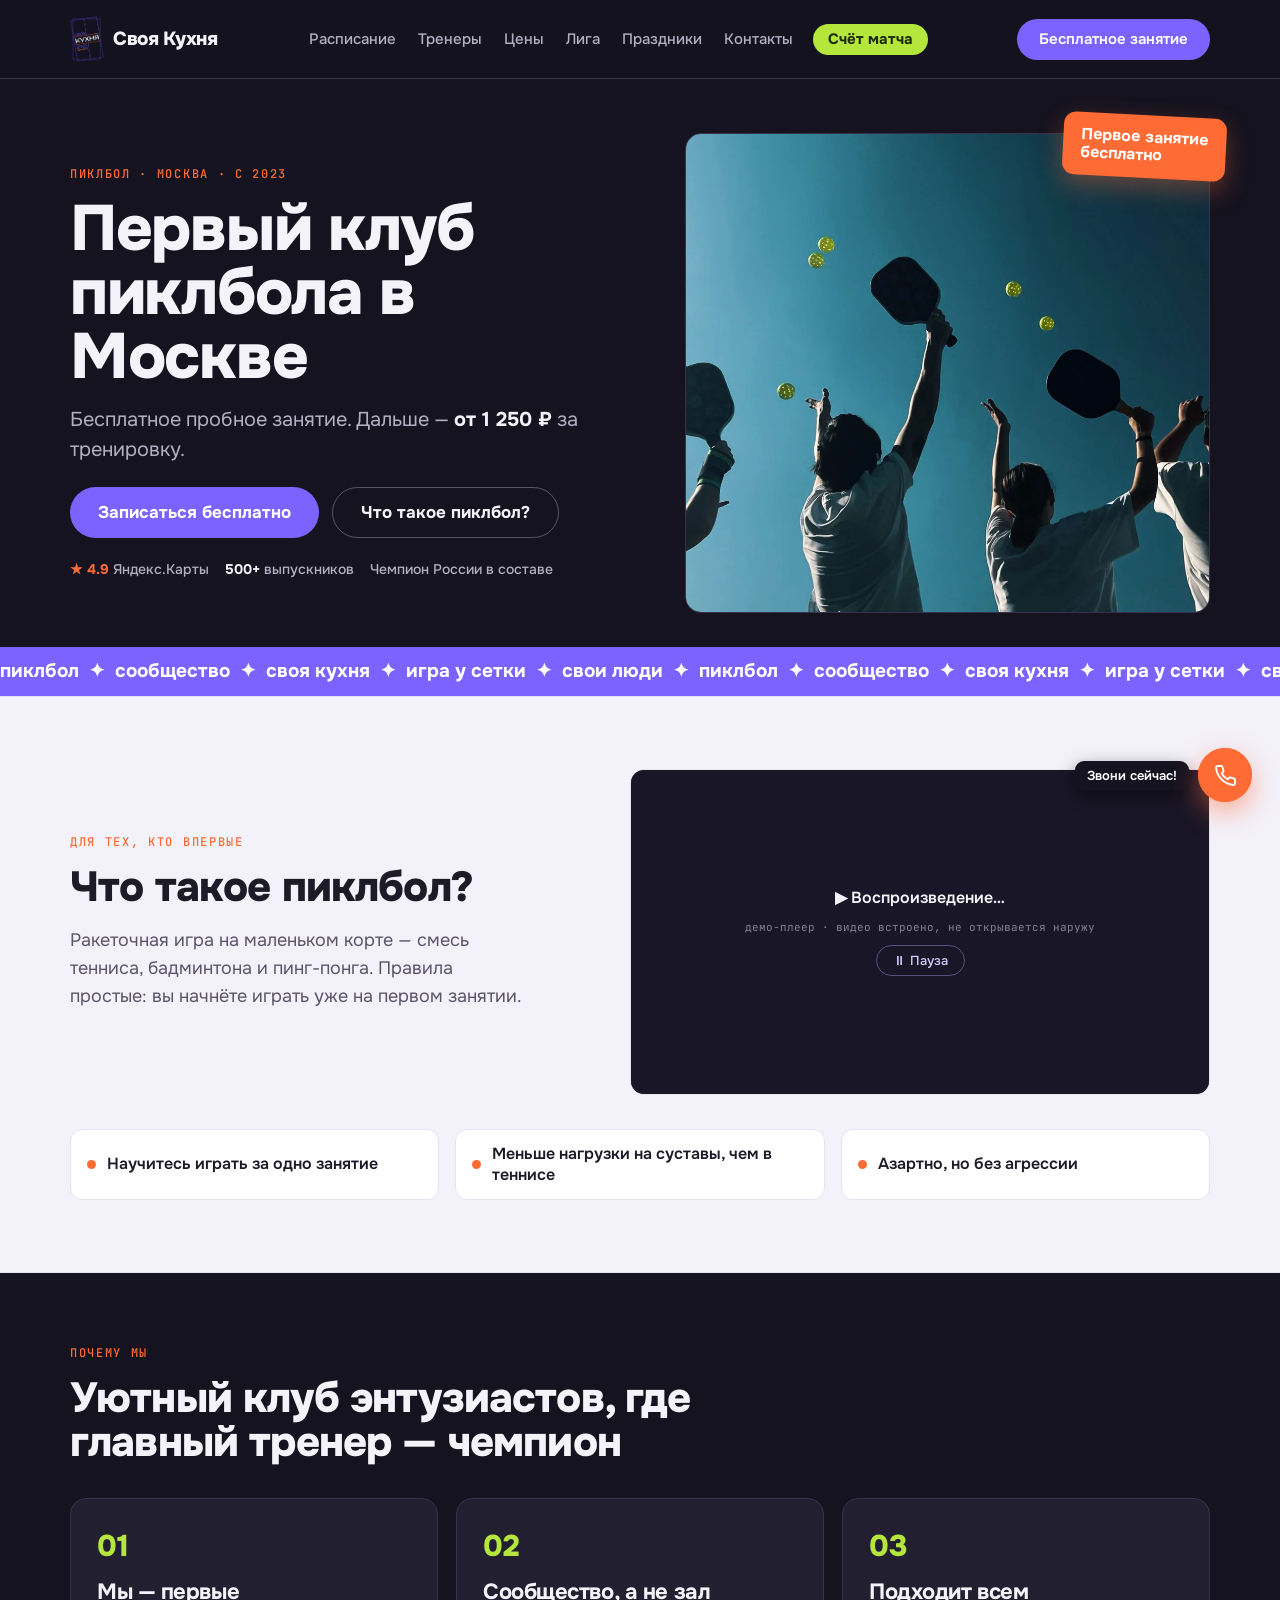
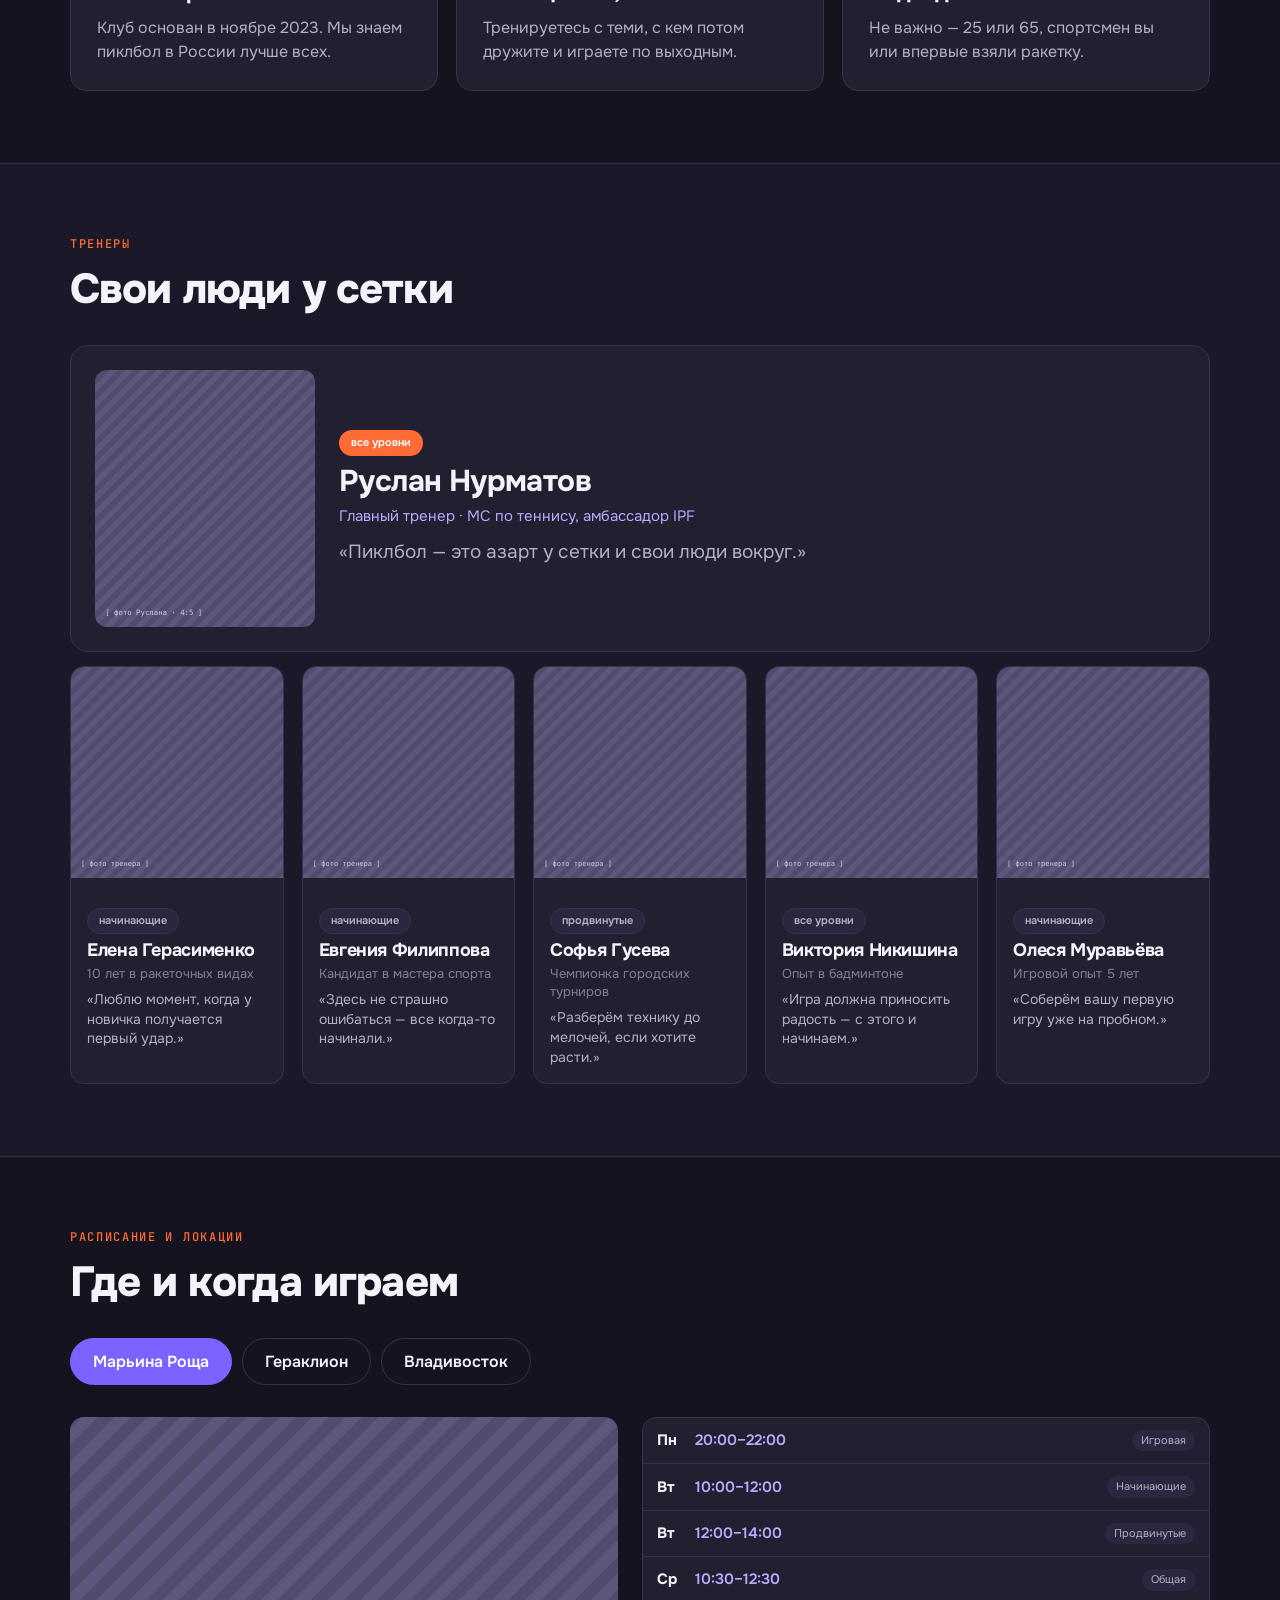
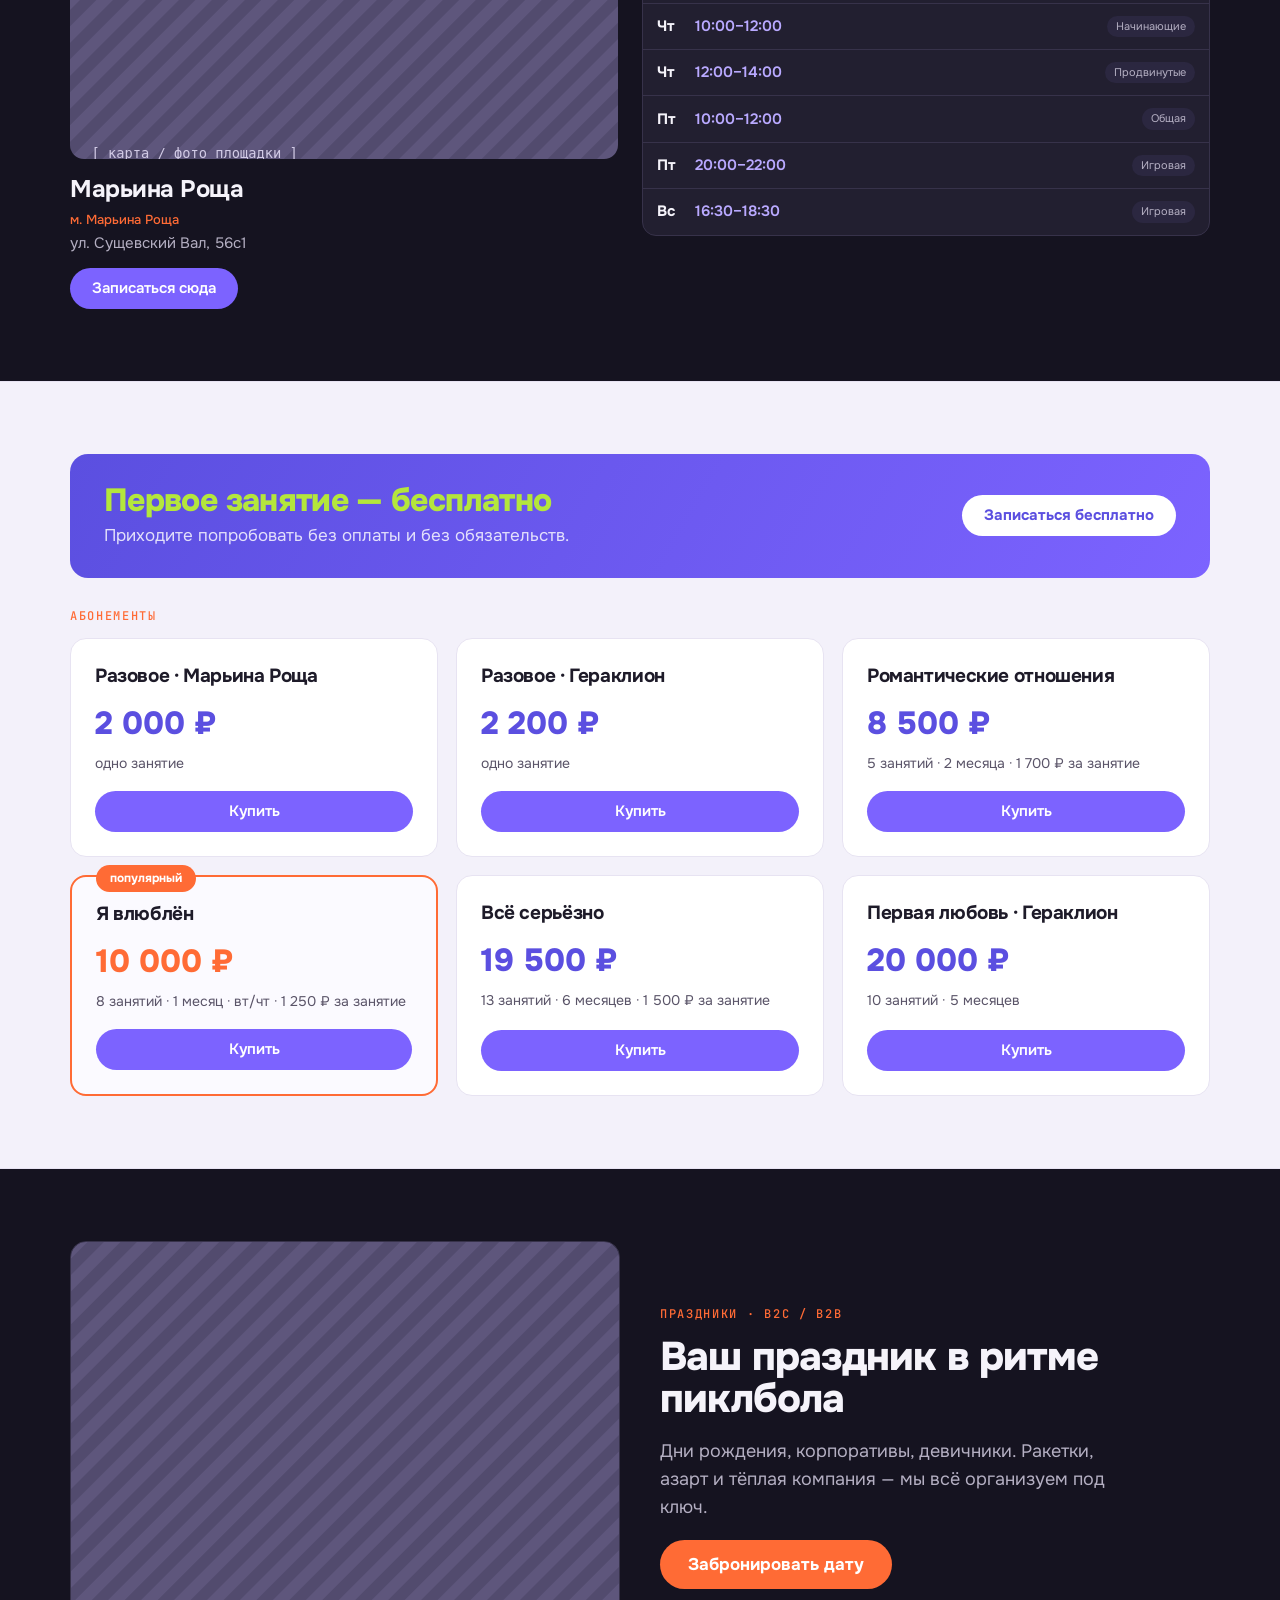
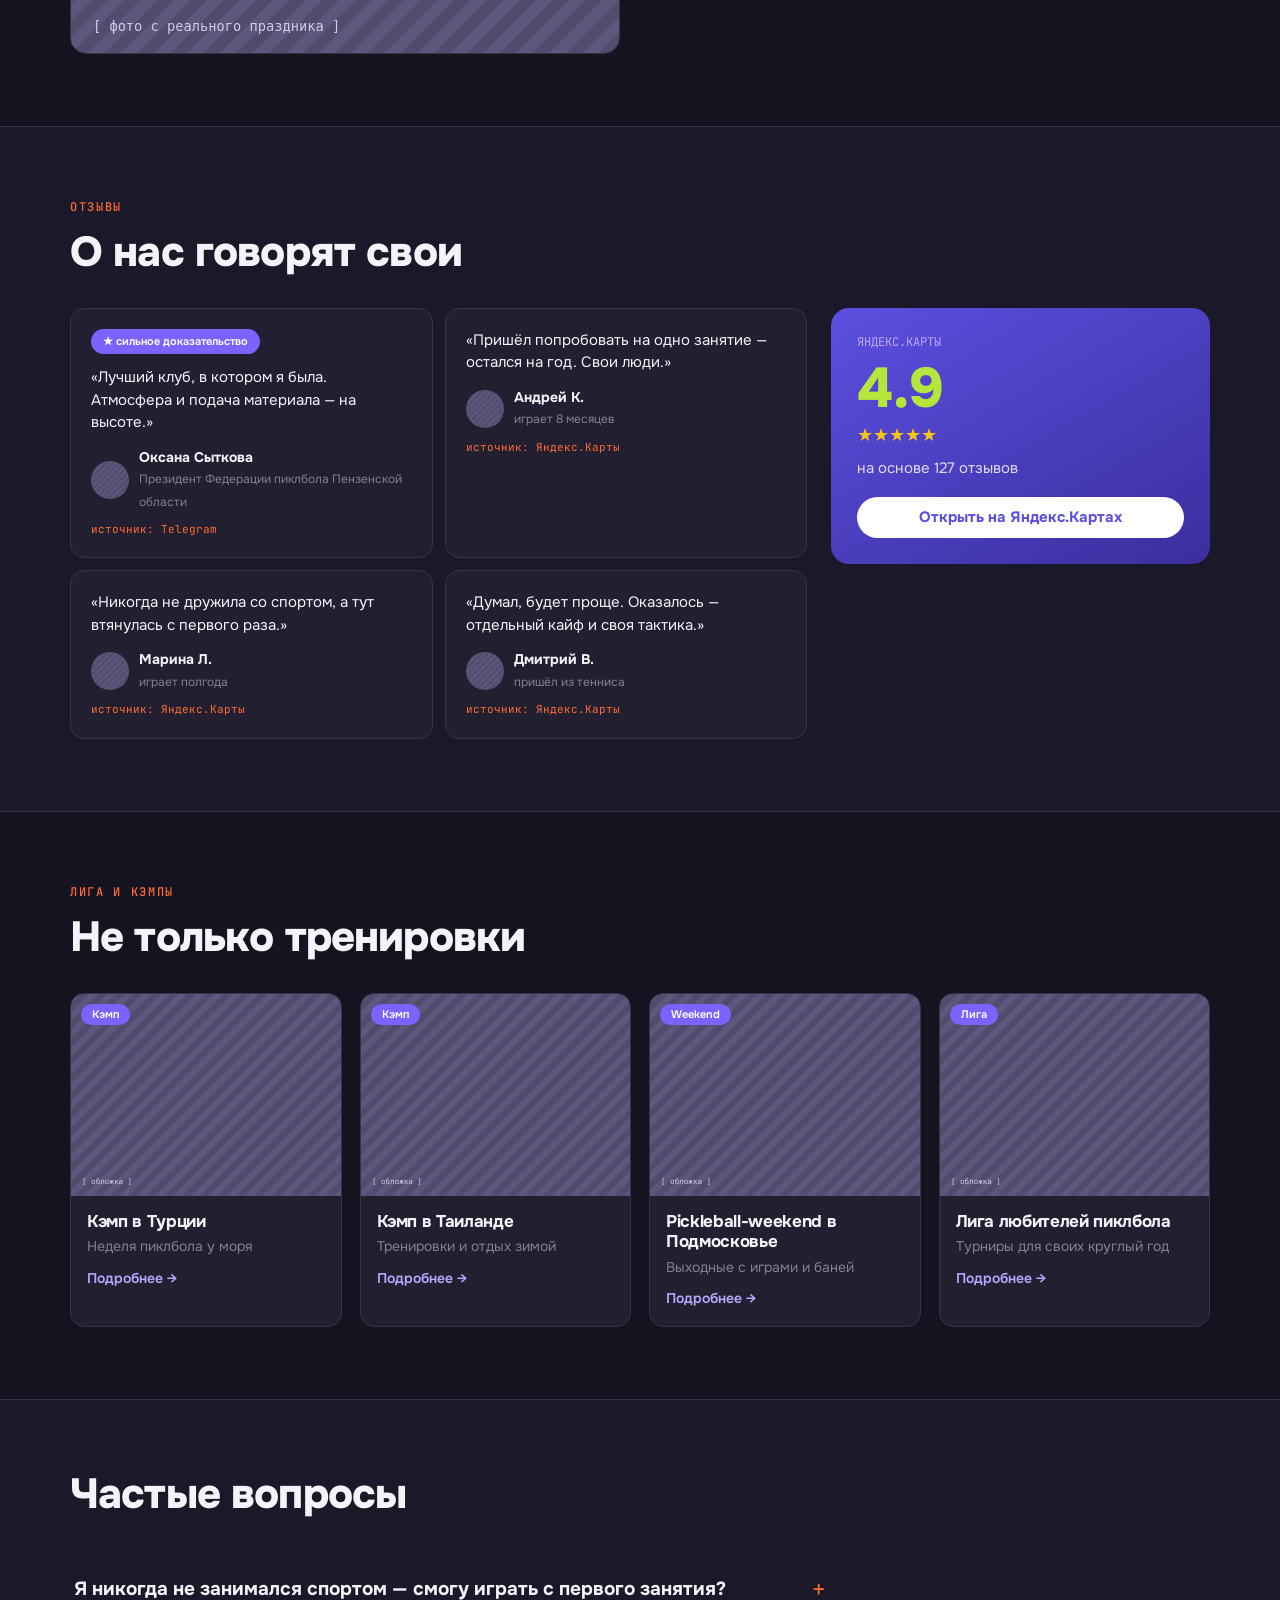
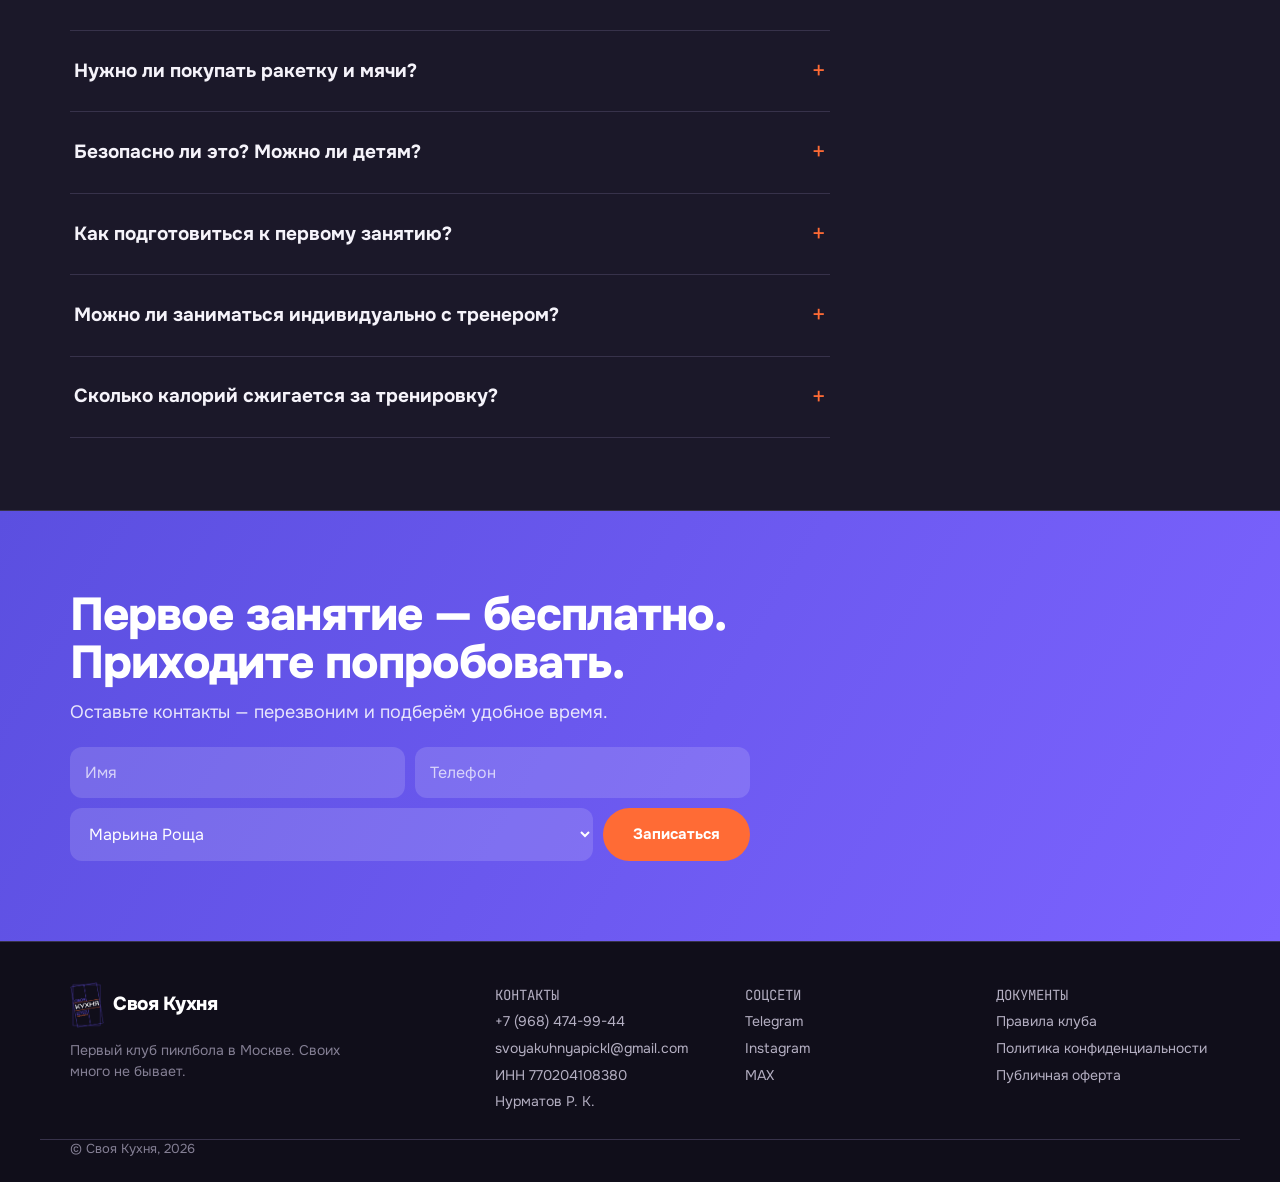
<file: index.html>
<!DOCTYPE html>
<html lang="ru">
<head>
<meta charset="utf-8">
<meta name="viewport" content="width=device-width, initial-scale=1">
<title>Своя Кухня — первый клуб пиклбола в Москве</title>
<meta name="description" content="Первый клуб пиклбола в Москве. Бесплатное пробное занятие, дальше от 1 250 ₽. Две локации в Москве и точка во Владивостоке.">
<link rel="preconnect" href="https://fonts.googleapis.com">
<link rel="preconnect" href="https://fonts.gstatic.com" crossorigin>
<link href="https://fonts.googleapis.com/css2?family=Onest:wght@400;500;600;700;800&family=JetBrains+Mono:wght@400;500&display=swap" rel="stylesheet">
<link rel="stylesheet" href="css/style.css">
</head>
<body>

<!-- ============ HEADER ============ -->
<header class="site-header" id="top">
  <div class="container header-inner">
    <a href="#top" class="logo">
      <img class="logo-img" src="assets/images/logo.png" alt="Своя Кухня — московский клуб пиклбола">
      <span class="logo-text">Своя&nbsp;Кухня</span>
    </a>
    <nav class="main-nav" id="mainNav">
      <a href="#schedule">Расписание</a>
      <a href="#trainers">Тренеры</a>
      <a href="#prices">Цены</a>
      <a href="#blog">Лига</a>
      <a href="#party">Праздники</a>
      <a href="#footer">Контакты</a>
      <a class="nav-score" href="https://my-landing2.pages.dev/score/" target="_blank" rel="noopener">Счёт матча</a>
    </nav>
    <a class="header-phone" href="tel:+79684749944">+7 (968) 474-99-44</a>
    <button class="btn btn-primary header-cta" data-book="Бесплатное пробное занятие">Бесплатное занятие</button>
    <a class="phone-icon" href="tel:+79684749944" aria-label="Позвонить">
      <svg viewBox="0 0 24 24" width="20" height="20" fill="none" stroke="currentColor" stroke-width="2" stroke-linecap="round" stroke-linejoin="round"><path d="M22 16.92v3a2 2 0 0 1-2.18 2 19.79 19.79 0 0 1-8.63-3.07 19.5 19.5 0 0 1-6-6 19.79 19.79 0 0 1-3.07-8.67A2 2 0 0 1 4.11 2h3a2 2 0 0 1 2 1.72c.13.96.36 1.9.7 2.81a2 2 0 0 1-.45 2.11L8.09 9.91a16 16 0 0 0 6 6l1.27-1.27a2 2 0 0 1 2.11-.45c.91.34 1.85.57 2.81.7A2 2 0 0 1 22 16.92z"/></svg>
    </a>
    <button class="hamburger" id="hamburger" aria-label="Меню" aria-expanded="false">
      <span></span><span></span><span></span>
    </button>
  </div>
  <nav class="mobile-nav" id="mobileNav">
    <a href="#schedule">Расписание</a>
    <a href="#trainers">Тренеры</a>
    <a href="#prices">Цены</a>
    <a href="#blog">Лига</a>
    <a href="#party">Праздники</a>
    <a href="#footer">Контакты</a>
    <a class="nav-score" href="https://my-landing2.pages.dev/score/" target="_blank" rel="noopener">🎾 Счёт матча</a>
  </nav>
</header>

<main>

  <!-- ============ HERO ============ -->
  <section class="hero">
    <div class="container hero-inner">
      <div class="hero-copy">
        <p class="eyebrow">ПИКЛБОЛ · МОСКВА · С 2023</p>
        <h1>Первый клуб пиклбола в Москве</h1>
        <p class="hero-sub">Бесплатное пробное занятие. Дальше — <b>от 1 250 ₽</b> за тренировку.</p>
        <div class="hero-actions">
          <button class="btn btn-primary btn-lg" data-book="Бесплатное пробное занятие">Записаться бесплатно</button>
          <a class="btn btn-outline btn-lg" href="#whatis">Что такое пиклбол?</a>
        </div>
        <ul class="social-proof">
          <li><span class="star">★ 4.9</span> Яндекс.Карты</li>
          <li><b>500+</b> выпускников</li>
          <li>Чемпион России в составе</li>
        </ul>
      </div>
      <div class="hero-media">
        <img src="assets/images/hero.png" alt="Тренировка по пиклболу у сетки">
        <div class="hero-badge">Первое занятие<br>бесплатно</div>
      </div>
    </div>
  </section>

  <!-- ============ MARQUEE ============ -->
  <div class="marquee">
    <div class="marquee-track">
      <span>пиклбол&nbsp;&nbsp;✦&nbsp;&nbsp;сообщество&nbsp;&nbsp;✦&nbsp;&nbsp;своя кухня&nbsp;&nbsp;✦&nbsp;&nbsp;игра у сетки&nbsp;&nbsp;✦&nbsp;&nbsp;свои люди&nbsp;&nbsp;✦&nbsp;&nbsp;пиклбол&nbsp;&nbsp;✦&nbsp;&nbsp;сообщество&nbsp;&nbsp;✦&nbsp;&nbsp;своя кухня&nbsp;&nbsp;✦&nbsp;&nbsp;игра у сетки&nbsp;&nbsp;✦&nbsp;&nbsp;свои люди&nbsp;&nbsp;✦&nbsp;&nbsp;</span>
      <span>пиклбол&nbsp;&nbsp;✦&nbsp;&nbsp;сообщество&nbsp;&nbsp;✦&nbsp;&nbsp;своя кухня&nbsp;&nbsp;✦&nbsp;&nbsp;игра у сетки&nbsp;&nbsp;✦&nbsp;&nbsp;свои люди&nbsp;&nbsp;✦&nbsp;&nbsp;пиклбол&nbsp;&nbsp;✦&nbsp;&nbsp;сообщество&nbsp;&nbsp;✦&nbsp;&nbsp;своя кухня&nbsp;&nbsp;✦&nbsp;&nbsp;игра у сетки&nbsp;&nbsp;✦&nbsp;&nbsp;свои люди&nbsp;&nbsp;✦&nbsp;&nbsp;</span>
    </div>
  </div>

  <!-- ============ WHAT IS ============ -->
  <section class="section section-light" id="whatis">
    <div class="container">
      <div class="whatis-grid">
        <div>
          <p class="eyebrow">ДЛЯ ТЕХ, КТО ВПЕРВЫЕ</p>
          <h2>Что такое пиклбол?</h2>
          <p class="lead">Ракеточная игра на маленьком корте — смесь тенниса, бадминтона и пинг-понга. Правила простые: вы начнёте играть уже на первом занятии.</p>
        </div>
        <div class="video" id="video">
          <img src="assets/images/video-poster.svg" alt="Видео: что такое пиклбол" class="video-poster">
          <button class="video-play" id="videoPlay" aria-label="Смотреть видео">▶</button>
          <span class="video-note">[ встроенное видео · 1 мин ]</span>
          <div class="video-playing" id="videoPlaying" hidden>
            <p>▶ Воспроизведение…</p>
            <small>демо-плеер · видео встроено, не открывается наружу</small>
            <button class="btn btn-ghost-light" id="videoPause">⏸ Пауза</button>
          </div>
        </div>
      </div>
      <div class="feature-row">
        <div class="feature"><span class="dot"></span>Научитесь играть за одно занятие</div>
        <div class="feature"><span class="dot"></span>Меньше нагрузки на суставы, чем в теннисе</div>
        <div class="feature"><span class="dot"></span>Азартно, но без агрессии</div>
      </div>
    </div>
  </section>

  <!-- ============ WHY US ============ -->
  <section class="section" id="whyus">
    <div class="container">
      <p class="eyebrow">ПОЧЕМУ МЫ</p>
      <h2 class="section-title">Уютный клуб энтузиастов, где главный тренер — чемпион</h2>
      <div class="cards-3">
        <article class="why-card"><span class="why-num">01</span><h3>Мы — первые</h3><p>Клуб основан в ноябре 2023. Мы знаем пиклбол в России лучше всех.</p></article>
        <article class="why-card"><span class="why-num">02</span><h3>Сообщество, а не зал</h3><p>Тренируетесь с теми, с кем потом дружите и играете по выходным.</p></article>
        <article class="why-card"><span class="why-num">03</span><h3>Подходит всем</h3><p>Не важно — 25 или 65, спортсмен вы или впервые взяли ракетку.</p></article>
      </div>
    </div>
  </section>

  <!-- ============ TRAINERS ============ -->
  <section class="section section-alt" id="trainers">
    <div class="container">
      <p class="eyebrow">ТРЕНЕРЫ</p>
      <h2 class="section-title">Свои люди у сетки</h2>
      <article class="lead-coach">
        <div class="lead-coach-photo"><img src="assets/images/coach-lead.svg" alt="Руслан Нурматов"></div>
        <div class="lead-coach-body">
          <span class="tag tag-accent">все уровни</span>
          <h3>Руслан Нурматов</h3>
          <p class="role">Главный тренер · МС по теннису, амбассадор IPF</p>
          <p class="quote">«Пиклбол — это азарт у сетки и свои люди вокруг.»</p>
        </div>
      </article>
      <div class="coach-grid">
        <article class="coach-card"><div class="coach-photo"><img src="assets/images/coach.svg" alt="Елена Герасименко"></div><div class="coach-body"><span class="tag">начинающие</span><h4>Елена Герасименко</h4><p class="role">10 лет в ракеточных видах</p><p class="quote">«Люблю момент, когда у новичка получается первый удар.»</p></div></article>
        <article class="coach-card"><div class="coach-photo"><img src="assets/images/coach.svg" alt="Евгения Филиппова"></div><div class="coach-body"><span class="tag">начинающие</span><h4>Евгения Филиппова</h4><p class="role">Кандидат в мастера спорта</p><p class="quote">«Здесь не страшно ошибаться — все когда-то начинали.»</p></div></article>
        <article class="coach-card"><div class="coach-photo"><img src="assets/images/coach.svg" alt="Софья Гусева"></div><div class="coach-body"><span class="tag">продвинутые</span><h4>Софья Гусева</h4><p class="role">Чемпионка городских турниров</p><p class="quote">«Разберём технику до мелочей, если хотите расти.»</p></div></article>
        <article class="coach-card"><div class="coach-photo"><img src="assets/images/coach.svg" alt="Виктория Никишина"></div><div class="coach-body"><span class="tag">все уровни</span><h4>Виктория Никишина</h4><p class="role">Опыт в бадминтоне</p><p class="quote">«Игра должна приносить радость — с этого и начинаем.»</p></div></article>
        <article class="coach-card"><div class="coach-photo"><img src="assets/images/coach.svg" alt="Олеся Муравьёва"></div><div class="coach-body"><span class="tag">начинающие</span><h4>Олеся Муравьёва</h4><p class="role">Игровой опыт 5 лет</p><p class="quote">«Соберём вашу первую игру уже на пробном.»</p></div></article>
      </div>
    </div>
  </section>

  <!-- ============ SCHEDULE ============ -->
  <section class="section" id="schedule">
    <div class="container">
      <p class="eyebrow">РАСПИСАНИЕ И ЛОКАЦИИ</p>
      <h2 class="section-title">Где и когда играем</h2>
      <div class="tabs" role="tablist">
        <button class="tab is-active" data-tab="maryina" role="tab">Марьина Роща</button>
        <button class="tab" data-tab="geraklion" role="tab">Гераклион</button>
        <button class="tab" data-tab="vlad" role="tab">Владивосток</button>
      </div>

      <div class="tab-panel is-active" data-panel="maryina">
        <div class="schedule-grid">
          <div class="schedule-info">
            <div class="court-photo"><img src="assets/images/court.svg" alt="Площадка Марьина Роща"></div>
            <h3>Марьина Роща</h3>
            <p class="metro">м. Марьина Роща</p>
            <p class="address">ул. Сущевский Вал, 56с1</p>
            <button class="btn btn-primary" data-book="Запись · Марьина Роща">Записаться сюда</button>
          </div>
          <div class="schedule-table">
            <div class="sched-row"><span class="day">Пн</span><span class="time">20:00–22:00</span><span class="grp">Игровая</span></div>
            <div class="sched-row"><span class="day">Вт</span><span class="time">10:00–12:00</span><span class="grp">Начинающие</span></div>
            <div class="sched-row"><span class="day">Вт</span><span class="time">12:00–14:00</span><span class="grp">Продвинутые</span></div>
            <div class="sched-row"><span class="day">Ср</span><span class="time">10:30–12:30</span><span class="grp">Общая</span></div>
            <div class="sched-row"><span class="day">Чт</span><span class="time">10:00–12:00</span><span class="grp">Начинающие</span></div>
            <div class="sched-row"><span class="day">Чт</span><span class="time">12:00–14:00</span><span class="grp">Продвинутые</span></div>
            <div class="sched-row"><span class="day">Пт</span><span class="time">10:00–12:00</span><span class="grp">Общая</span></div>
            <div class="sched-row"><span class="day">Пт</span><span class="time">20:00–22:00</span><span class="grp">Игровая</span></div>
            <div class="sched-row"><span class="day">Вс</span><span class="time">16:30–18:30</span><span class="grp">Игровая</span></div>
          </div>
        </div>
      </div>

      <div class="tab-panel" data-panel="geraklion" hidden>
        <div class="schedule-grid">
          <div class="schedule-info">
            <div class="court-photo"><img src="assets/images/court.svg" alt="Площадка Гераклион"></div>
            <h3>Гераклион</h3>
            <p class="metro">м. Тушинская</p>
            <p class="address">ул. Лодочная, 15с1А</p>
            <button class="btn btn-primary" data-book="Запись · Гераклион">Записаться сюда</button>
          </div>
          <div class="schedule-table">
            <div class="sched-row"><span class="day">Ср</span><span class="time">20:00–22:00</span><span class="grp">Общая</span></div>
            <div class="sched-row"><span class="day">Сб</span><span class="time">11:00–13:00</span><span class="grp">Начинающие</span></div>
            <div class="sched-row"><span class="day">Сб</span><span class="time">13:00–15:00</span><span class="grp">Продвинутые</span></div>
          </div>
        </div>
      </div>

      <div class="tab-panel" data-panel="vlad" hidden>
        <div class="schedule-grid">
          <div class="schedule-info">
            <div class="court-photo"><img src="assets/images/court.svg" alt="Площадка Владивосток"></div>
            <h3>Владивосток</h3>
            <p class="address">Океанский проспект, 133</p>
            <button class="btn btn-primary" data-book="Запись · Владивосток">Записаться сюда</button>
          </div>
          <div class="schedule-note">
            Расписание формируем по запросу — оставьте заявку, и мы подберём удобное время.
          </div>
        </div>
      </div>
    </div>
  </section>

  <!-- ============ PRICES ============ -->
  <section class="section section-light" id="prices">
    <div class="container">
      <div class="free-banner">
        <div>
          <h2>Первое занятие — бесплатно</h2>
          <p>Приходите попробовать без оплаты и без обязательств.</p>
        </div>
        <button class="btn btn-cream" data-book="Бесплатное пробное занятие">Записаться бесплатно</button>
      </div>
      <p class="eyebrow">АБОНЕМЕНТЫ</p>
      <div class="price-grid">
        <article class="price-card"><h3>Разовое · Марьина Роща</h3><p class="price">2 000 ₽</p><p class="price-sub">одно занятие</p><button class="btn btn-primary" data-book="Разовое · Марьина Роща" data-price="2 000 ₽">Купить</button></article>
        <article class="price-card"><h3>Разовое · Гераклион</h3><p class="price">2 200 ₽</p><p class="price-sub">одно занятие</p><button class="btn btn-primary" data-book="Разовое · Гераклион" data-price="2 200 ₽">Купить</button></article>
        <article class="price-card"><h3>Романтические отношения</h3><p class="price">8 500 ₽</p><p class="price-sub">5 занятий · 2 месяца · 1 700 ₽ за занятие</p><button class="btn btn-primary" data-book="Романтические отношения" data-price="8 500 ₽">Купить</button></article>
        <article class="price-card is-popular"><span class="popular-badge">популярный</span><h3>Я влюблён</h3><p class="price">10 000 ₽</p><p class="price-sub">8 занятий · 1 месяц · вт/чт · 1 250 ₽ за занятие</p><button class="btn btn-primary" data-book="Я влюблён" data-price="10 000 ₽">Купить</button></article>
        <article class="price-card"><h3>Всё серьёзно</h3><p class="price">19 500 ₽</p><p class="price-sub">13 занятий · 6 месяцев · 1 500 ₽ за занятие</p><button class="btn btn-primary" data-book="Всё серьёзно" data-price="19 500 ₽">Купить</button></article>
        <article class="price-card"><h3>Первая любовь · Гераклион</h3><p class="price">20 000 ₽</p><p class="price-sub">10 занятий · 5 месяцев</p><button class="btn btn-primary" data-book="Первая любовь · Гераклион" data-price="20 000 ₽">Купить</button></article>
      </div>
    </div>
  </section>

  <!-- ============ PARTY ============ -->
  <section class="section" id="party">
    <div class="container party-grid">
      <div class="party-photo"><img src="assets/images/party.svg" alt="Праздник в клубе"></div>
      <div>
        <p class="eyebrow">ПРАЗДНИКИ · B2C / B2B</p>
        <h2>Ваш праздник в&nbsp;ритме пиклбола</h2>
        <p class="lead">Дни рождения, корпоративы, девичники. Ракетки, азарт и тёплая компания — мы всё организуем под ключ.</p>
        <button class="btn btn-accent btn-lg" data-party="1">Забронировать дату</button>
      </div>
    </div>
  </section>

  <!-- ============ REVIEWS ============ -->
  <section class="section section-alt" id="reviews">
    <div class="container">
      <p class="eyebrow">ОТЗЫВЫ</p>
      <h2 class="section-title">О нас говорят свои</h2>
      <div class="reviews-grid">
        <div class="reviews-list">
          <article class="review-card">
            <span class="tag tag-dark">★ сильное доказательство</span>
            <p class="review-text">«Лучший клуб, в котором я была. Атмосфера и подача материала — на высоте.»</p>
            <div class="review-author"><img src="assets/images/avatar.svg" alt=""><div><b>Оксана Сыткова</b><span>Президент Федерации пиклбола Пензенской области</span></div></div>
            <p class="review-src">источник: Telegram</p>
          </article>
          <article class="review-card">
            <p class="review-text">«Пришёл попробовать на одно занятие — остался на год. Свои люди.»</p>
            <div class="review-author"><img src="assets/images/avatar.svg" alt=""><div><b>Андрей К.</b><span>играет 8 месяцев</span></div></div>
            <p class="review-src">источник: Яндекс.Карты</p>
          </article>
          <article class="review-card">
            <p class="review-text">«Никогда не дружила со спортом, а тут втянулась с первого раза.»</p>
            <div class="review-author"><img src="assets/images/avatar.svg" alt=""><div><b>Марина Л.</b><span>играет полгода</span></div></div>
            <p class="review-src">источник: Яндекс.Карты</p>
          </article>
          <article class="review-card">
            <p class="review-text">«Думал, будет проще. Оказалось — отдельный кайф и своя тактика.»</p>
            <div class="review-author"><img src="assets/images/avatar.svg" alt=""><div><b>Дмитрий В.</b><span>пришёл из тенниса</span></div></div>
            <p class="review-src">источник: Яндекс.Карты</p>
          </article>
        </div>
        <aside class="yandex-widget">
          <p class="widget-label">ЯНДЕКС.КАРТЫ</p>
          <div class="widget-rating">4.9</div>
          <div class="widget-stars">★★★★★</div>
          <p class="widget-count">на основе 127 отзывов</p>
          <a class="btn btn-cream" href="https://yandex.ru/maps" target="_blank" rel="noopener">Открыть на Яндекс.Картах</a>
        </aside>
      </div>
    </div>
  </section>

  <!-- ============ BLOG / CAMPS ============ -->
  <section class="section" id="blog">
    <div class="container">
      <p class="eyebrow">ЛИГА И КЭМПЫ</p>
      <h2 class="section-title">Не только тренировки</h2>
      <div class="blog-grid">
        <article class="blog-card"><div class="blog-cover"><img src="assets/images/blog.svg" alt="Кэмп в Турции"><span class="blog-tag">Кэмп</span></div><div class="blog-body"><h3>Кэмп в Турции</h3><p>Неделя пиклбола у моря</p><a href="#">Подробнее →</a></div></article>
        <article class="blog-card"><div class="blog-cover"><img src="assets/images/blog.svg" alt="Кэмп в Таиланде"><span class="blog-tag">Кэмп</span></div><div class="blog-body"><h3>Кэмп в Таиланде</h3><p>Тренировки и отдых зимой</p><a href="#">Подробнее →</a></div></article>
        <article class="blog-card"><div class="blog-cover"><img src="assets/images/blog.svg" alt="Pickleball-weekend"><span class="blog-tag">Weekend</span></div><div class="blog-body"><h3>Pickleball-weekend в Подмосковье</h3><p>Выходные с играми и баней</p><a href="#">Подробнее →</a></div></article>
        <article class="blog-card"><div class="blog-cover"><img src="assets/images/blog.svg" alt="Лига любителей"><span class="blog-tag">Лига</span></div><div class="blog-body"><h3>Лига любителей пиклбола</h3><p>Турниры для своих круглый год</p><a href="#">Подробнее →</a></div></article>
      </div>
    </div>
  </section>

  <!-- ============ FAQ ============ -->
  <section class="section section-alt" id="faq">
    <div class="container">
      <h2 class="section-title">Частые вопросы</h2>
      <div class="faq">
        <div class="faq-item"><button class="faq-q">Я никогда не занимался спортом — смогу играть с первого занятия?<span class="faq-icon">+</span></button><div class="faq-a"><p>Да. Пиклбол — самый простой ракеточный спорт для старта. На пробном вы уже сыграете розыгрыш.</p></div></div>
        <div class="faq-item"><button class="faq-q">Нужно ли покупать ракетку и мячи?<span class="faq-icon">+</span></button><div class="faq-a"><p>Нет. На первое занятие всё выдаём бесплатно. Своё посоветуем купить позже, без спешки.</p></div></div>
        <div class="faq-item"><button class="faq-q">Безопасно ли это? Можно ли детям?<span class="faq-icon">+</span></button><div class="faq-a"><p>Нагрузка на суставы ниже, чем в теннисе. Детям — да, по согласованию с тренером.</p></div></div>
        <div class="faq-item"><button class="faq-q">Как подготовиться к первому занятию?<span class="faq-icon">+</span></button><div class="faq-a"><p>Спортивная обувь с нескользящей подошвой и удобная одежда. Остальное — наша забота.</p></div></div>
        <div class="faq-item"><button class="faq-q">Можно ли заниматься индивидуально с тренером?<span class="faq-icon">+</span></button><div class="faq-a"><p>Да, есть персональные тренировки. Стоимость уточним при записи.</p></div></div>
        <div class="faq-item"><button class="faq-q">Сколько калорий сжигается за тренировку?<span class="faq-icon">+</span></button><div class="faq-a"><p>В среднем 400–700 ккал за два часа игры — и почти незаметно, потому что весело.</p></div></div>
      </div>
    </div>
  </section>

  <!-- ============ FINAL CTA ============ -->
  <section class="final-cta" id="cta">
    <div class="container">
      <h2>Первое занятие — бесплатно. Приходите попробовать.</h2>
      <p>Оставьте контакты — перезвоним и подберём удобное время.</p>
      <form class="cta-form" id="ctaForm">
        <input type="text" name="name" placeholder="Имя" required>
        <input type="tel" name="phone" placeholder="Телефон" required>
        <select name="branch">
          <option>Марьина Роща</option>
          <option>Гераклион</option>
          <option>Владивосток</option>
        </select>
        <button type="submit" class="btn btn-accent">Записаться</button>
      </form>
      <div class="cta-success" id="ctaSuccess" hidden>✓ Спасибо! Мы перезвоним в течение дня.</div>
    </div>
  </section>

</main>

<!-- ============ FOOTER ============ -->
<footer class="site-footer" id="footer">
  <div class="container footer-grid">
    <div class="footer-brand">
      <div class="logo"><img class="logo-img logo-img-lg" src="assets/images/logo.png" alt="Своя Кухня"><span class="logo-text">Своя Кухня</span></div>
      <p>Первый клуб пиклбола в Москве. Своих много не бывает.</p>
    </div>
    <div class="footer-col">
      <p class="footer-head">КОНТАКТЫ</p>
      <p>+7 (968) 474-99-44</p>
      <p>svoyakuhnyapickl@gmail.com</p>
      <p>ИНН 770204108380</p>
      <p>Нурматов Р. К.</p>
    </div>
    <div class="footer-col">
      <p class="footer-head">СОЦСЕТИ</p>
      <p><a href="#">Telegram</a></p>
      <p><a href="#">Instagram</a></p>
      <p><a href="#">MAX</a></p>
    </div>
    <div class="footer-col">
      <p class="footer-head">ДОКУМЕНТЫ</p>
      <p><a href="#">Правила клуба</a></p>
      <p><a href="#">Политика конфиденциальности</a></p>
      <p><a href="#">Публичная оферта</a></p>
    </div>
  </div>
  <div class="container footer-bottom">© Своя Кухня, 2026</div>
</footer>

<!-- ============ STICKY MOBILE CTA ============ -->
<div class="sticky-cta">
  <button class="btn btn-primary" data-book="Бесплатное пробное занятие">Записаться на бесплатное занятие</button>
</div>

<!-- ============ ПЛАВАЮЩАЯ КНОПКА ЗВОНКА ============ -->
<a class="call-fab" href="tel:+79684749944" aria-label="Позвонить">
  <span class="call-fab-label">Звони сейчас!</span>
  <span class="call-fab-btn">
    <svg viewBox="0 0 24 24" width="23" height="23" fill="none" stroke="currentColor" stroke-width="2" stroke-linecap="round" stroke-linejoin="round"><path d="M22 16.92v3a2 2 0 0 1-2.18 2 19.79 19.79 0 0 1-8.63-3.07 19.5 19.5 0 0 1-6-6 19.79 19.79 0 0 1-3.07-8.67A2 2 0 0 1 4.11 2h3a2 2 0 0 1 2 1.72c.13.96.36 1.9.7 2.81a2 2 0 0 1-.45 2.11L8.09 9.91a16 16 0 0 0 6 6l1.27-1.27a2 2 0 0 1 2.11-.45c.91.34 1.85.57 2.81.7A2 2 0 0 1 22 16.92z"/></svg>
  </span>
</a>

<!-- ============ КНОПКА «НАВЕРХ» ============ -->
<button class="to-top" id="toTop" aria-label="Наверх">
  <svg viewBox="0 0 24 24" width="22" height="22" fill="none" stroke="currentColor" stroke-width="2.4" stroke-linecap="round" stroke-linejoin="round"><path d="M12 19V5M5 12l7-7 7 7"/></svg>
</button>

<!-- ============ MODAL ============ -->
<div class="modal-overlay" id="modal" hidden>
  <div class="modal" role="dialog" aria-modal="true">
    <button class="modal-close" id="modalClose" aria-label="Закрыть">×</button>
    <div class="modal-form-wrap" id="modalFormWrap">
      <p class="eyebrow" id="modalKicker">ЗАПИСЬ</p>
      <h3 id="modalTitle">Бесплатное пробное занятие</h3>
      <span class="modal-price" id="modalPrice" hidden></span>
      <form id="bookForm" class="modal-form">
        <div data-fields="book">
          <input type="text" name="name" placeholder="Ваше имя" required>
          <input type="tel" name="phone" placeholder="Телефон" required>
          <select name="branch">
            <option>Филиал: Марьина Роща</option>
            <option>Филиал: Гераклион</option>
            <option>Филиал: Владивосток</option>
          </select>
        </div>
        <div data-fields="party" hidden>
          <select name="format">
            <option>Формат: день рождения</option>
            <option>Формат: корпоратив</option>
            <option>Формат: девичник</option>
            <option>Формат: другое</option>
          </select>
          <input type="date" name="date">
          <input type="number" name="guests" placeholder="Количество гостей">
          <input type="text" name="contact" placeholder="Имя и телефон для связи">
        </div>
        <button type="submit" class="btn btn-primary btn-block">Отправить заявку</button>
      </form>
      <p class="modal-tg">или напишите нам в <a href="#">Telegram</a></p>
    </div>
    <div class="modal-success" id="modalSuccess" hidden>
      <div class="success-check">✓</div>
      <h3>Спасибо!</h3>
      <p>Мы перезвоним в течение дня и подтвердим запись.</p>
      <button class="btn btn-primary" id="successClose">Закрыть</button>
    </div>
  </div>
</div>

<script src="js/script.js"></script>
</body>
</html>
</file>
<file: css/style.css>
/* ============================================================
   Своя Кухня — пиклбол-клуб · style.css
   Палитра: тёмно-графитовый фон + фиолетовый (основной) + оранжевый/жёлтый
   Шрифты: Onest (заголовки/текст), JetBrains Mono (метки)
   Mobile-first: базовые стили — мобильные, @media — десктоп
   ============================================================ */

:root{
  /* корпоративная тёмная палитра */
  --bg:#151320;
  --surface:#221F30;
  --surface-2:#2B2740;
  --panel:#1C1930;
  --violet:#7C63FF;
  --violet-hover:#6B50F5;
  --violet-soft:#B9A9FF;
  --violet-deep:#5B4FE0;
  --orange:#FF6B35;
  --orange-hover:#EC5C28;
  --yellow:#F5C518;
  --lime:#B4E63C;
  --ink:#F5F3FA;
  --muted:#B4AFC2;
  --muted-2:#847F94;
  --line:#37324A;
  --line-2:#2C2840;
  /* совместимость со старыми именами */
  --cream:var(--bg);
  --cream-2:var(--surface);
  --paper:var(--surface);
  --green:var(--violet);
  --green-dark:var(--violet-hover);
  --terra:var(--orange);
  --terra-dark:var(--orange-hover);
  --sans:'Onest',-apple-system,BlinkMacSystemFont,'Segoe UI',sans-serif;
  --mono:'JetBrains Mono',ui-monospace,monospace;
  --maxw:1200px;
}

*{box-sizing:border-box;}
html{scroll-behavior:smooth;}
body{
  margin:0;
  font-family:var(--sans);
  color:var(--ink);
  background:var(--cream);
  -webkit-font-smoothing:antialiased;
  line-height:1.4;
}
img{display:block;max-width:100%;}
a{color:inherit;}
h1,h2,h3,h4{margin:0;letter-spacing:-.02em;}

.container{max-width:var(--maxw);margin:0 auto;padding:0 20px;width:100%;}

/* ---------- Buttons ---------- */
.btn{
  display:inline-flex;align-items:center;justify-content:center;
  border:none;border-radius:999px;cursor:pointer;
  font-family:var(--sans);font-weight:600;font-size:15px;
  padding:13px 22px;text-decoration:none;line-height:1;
  transition:background .2s ease,color .2s ease,border-color .2s ease;
}
.btn-lg{padding:16px 28px;font-size:17px;font-weight:700;}
.btn-block,.btn-block.btn{width:100%;}
.btn-primary{background:var(--violet);color:#fff;}
.btn-primary:hover{background:var(--green-dark);}
.btn-accent{background:var(--orange);color:#fff;font-weight:700;}
.btn-accent:hover{background:var(--terra-dark);}
.btn-cream{background:#fff;color:var(--violet-deep);font-weight:700;}
.btn-cream:hover{background:#F1EEFF;}
.btn-outline{background:transparent;color:var(--ink);border:1.5px solid rgba(255,255,255,.28);}
.btn-outline:hover{background:#fff;color:var(--bg);border-color:#fff;}
.btn-ghost-light{background:transparent;color:#D7CEFF;border:1px solid rgba(185,169,255,.4);font-weight:500;font-size:13px;padding:8px 16px;}

/* ---------- Eyebrow / titles ---------- */
.eyebrow{font-family:var(--mono);font-size:12px;letter-spacing:.14em;color:var(--terra);margin:0 0 14px;font-weight:500;}
.section-title{font-size:30px;line-height:1.05;margin:0 0 24px;max-width:640px;text-wrap:balance;}
h1{font-size:40px;line-height:1.0;font-weight:800;}
h2{font-size:30px;line-height:1.05;font-weight:800;}
.lead{font-size:17px;line-height:1.55;color:var(--muted);max-width:460px;}

.section{padding:48px 0;}
.section-alt{background:#1B1829;border-top:1px solid var(--line);border-bottom:1px solid var(--line);}

/* ---------- Header ---------- */
.site-header{position:sticky;top:0;z-index:40;background:rgba(21,19,32,.86);backdrop-filter:blur(12px);border-bottom:1px solid var(--line);}
.site-header .header-inner{display:flex;align-items:center;gap:12px;padding-top:16px;padding-bottom:16px;}
.logo{display:flex;align-items:center;gap:9px;text-decoration:none;flex:1;}
.logo-mark{width:32px;height:32px;border-radius:50%;background:var(--violet);color:#fff;display:flex;align-items:center;justify-content:center;font-weight:800;font-size:15px;flex-shrink:0;}
.logo-mark-accent{background:var(--terra);}
.logo-text{font-weight:800;font-size:18px;letter-spacing:-.02em;}
.main-nav{display:none;}
.header-phone{display:none;}
.header-cta{display:none;}
.phone-icon{width:38px;height:38px;border:1px solid var(--line);border-radius:50%;display:flex;align-items:center;justify-content:center;color:var(--ink);text-decoration:none;flex-shrink:0;}
.hamburger{width:38px;height:38px;border:1px solid var(--line);border-radius:10px;background:var(--cream-2);display:flex;flex-direction:column;align-items:center;justify-content:center;gap:4px;cursor:pointer;flex-shrink:0;}
.hamburger span{width:16px;height:2px;background:var(--ink);display:block;transition:transform .25s,opacity .2s;}
.hamburger.is-open span:nth-child(1){transform:translateY(6px) rotate(45deg);}
.hamburger.is-open span:nth-child(2){opacity:0;}
.hamburger.is-open span:nth-child(3){transform:translateY(-6px) rotate(-45deg);}
.mobile-nav{display:none;flex-direction:column;border-top:1px solid var(--line);padding:6px 20px 14px;}
.mobile-nav.is-open{display:flex;}
.mobile-nav a{font-weight:600;font-size:16px;text-decoration:none;padding:11px 0;border-bottom:1px solid var(--line);color:var(--ink);}
.mobile-nav a:last-child{border-bottom:none;}
.mobile-nav a.nav-score{color:var(--lime);font-weight:700;}

/* ---------- Hero ---------- */
.hero{padding:32px 0 28px;}
.hero-inner{display:flex;flex-direction:column;gap:24px;}
.hero h1{margin-bottom:0;}
.hero-sub{font-size:17px;line-height:1.5;color:var(--muted);margin:16px 0 0;}
.hero-sub b{color:var(--ink);}
.hero-actions{display:flex;flex-direction:column;gap:10px;margin-top:22px;}
.social-proof{list-style:none;display:flex;flex-wrap:wrap;gap:8px 16px;align-items:center;padding:0;margin:22px 0 0;font-size:14px;font-weight:500;color:var(--muted);}
.social-proof .star{color:var(--terra);font-weight:700;}
.social-proof b{color:var(--ink);}
.hero-media{position:relative;border-radius:16px;aspect-ratio:5/4;}
.hero-media img{width:100%;height:100%;object-fit:cover;border-radius:16px;border:1px solid var(--line);}
.hero-badge{position:absolute;top:-14px;right:-12px;background:var(--orange);color:#fff;border-radius:12px;padding:10px 14px;font-weight:700;font-size:14px;line-height:1.15;transform:rotate(3deg);box-shadow:0 10px 24px rgba(255,107,53,.34);}

/* ---------- Marquee ---------- */
.marquee{overflow:hidden;background:var(--green);}
.marquee-track{display:flex;width:max-content;animation:mq 20s linear infinite;padding:11px 0;}
.marquee-track span{font-weight:700;font-size:16px;color:#fff;white-space:nowrap;}
@keyframes mq{from{transform:translateX(0)}to{transform:translateX(-50%)}}

/* ---------- What is ---------- */
.whatis-grid{display:flex;flex-direction:column;gap:24px;}
.video{position:relative;border-radius:14px;overflow:hidden;aspect-ratio:16/9;background:#191627;display:flex;align-items:center;justify-content:center;border:1px solid var(--line);}
.video-poster{position:absolute;inset:0;width:100%;height:100%;object-fit:cover;}
.video-play{position:relative;width:64px;height:64px;border-radius:50%;border:none;background:var(--violet);color:#fff;font-size:22px;cursor:pointer;box-shadow:0 12px 30px rgba(124,99,255,.45);}
.video-play:hover{background:var(--violet-hover);}
.video-note{position:absolute;bottom:12px;left:14px;font-family:var(--mono);font-size:11px;color:#B9A9FF;}
.video-playing{position:absolute;inset:0;background:#191627;display:flex;flex-direction:column;align-items:center;justify-content:center;gap:10px;text-align:center;padding:16px;}
.video-playing p{color:var(--ink);font-weight:600;font-size:16px;margin:0;}
.video-playing small{font-family:var(--mono);font-size:11px;color:var(--muted-2);}
.feature-row{display:flex;flex-direction:column;gap:10px;margin-top:24px;}
.feature{display:flex;align-items:center;gap:11px;background:var(--surface);border:1px solid var(--line);border-radius:12px;padding:14px 16px;font-weight:600;font-size:15px;line-height:1.3;}
.section-alt .feature{background:var(--paper);}
.feature .dot{width:9px;height:9px;border-radius:50%;background:var(--terra);flex-shrink:0;}

/* ---------- Why us ---------- */
.cards-3{display:flex;flex-direction:column;gap:12px;}
.why-card{background:var(--surface);border:1px solid var(--line);border-radius:16px;padding:24px;}
.why-num{font-weight:800;font-size:28px;color:var(--lime);display:block;margin-bottom:10px;}
.why-card h3{font-size:21px;margin-bottom:8px;}
.why-card p{margin:0;font-size:15px;line-height:1.5;color:var(--muted);}

/* ---------- Trainers ---------- */
.lead-coach{background:var(--surface);border:1px solid var(--line);border-radius:18px;padding:18px;color:var(--ink);display:flex;flex-direction:column;gap:14px;margin-bottom:14px;}
.lead-coach-photo{border-radius:12px;overflow:hidden;aspect-ratio:4/5;max-height:220px;}
.lead-coach-photo img{width:100%;height:100%;object-fit:cover;}
.lead-coach h3{font-size:26px;margin-bottom:4px;}
.lead-coach .role{font-size:14px;color:var(--violet-soft);margin:0 0 12px;}
.lead-coach .quote{font-size:17px;line-height:1.45;color:var(--muted);margin:0;}
.tag{display:inline-flex;align-self:flex-start;background:var(--surface-2);color:var(--muted);border:1px solid var(--line);border-radius:999px;padding:4px 11px;font-size:11px;font-weight:600;margin-bottom:4px;}
.tag-accent{background:var(--orange);color:#fff;border-color:transparent;}
.tag-dark{background:var(--violet);color:#fff;border-color:transparent;}
.coach-grid{display:flex;flex-direction:column;gap:12px;}
.coach-card{background:var(--surface);border:1px solid var(--line);border-radius:14px;overflow:hidden;display:flex;gap:14px;}
.coach-photo{flex:0 0 110px;}
.coach-photo img{width:100%;height:100%;object-fit:cover;}
.coach-body{padding:14px 14px 14px 0;flex:1;}
.coach-body h4{font-size:16px;margin-bottom:2px;}
.coach-body .role{font-size:12px;color:var(--muted-2);margin:0 0 7px;}
.coach-body .quote{font-size:13px;line-height:1.4;color:var(--muted);margin:0;}

/* ---------- Schedule ---------- */
.tabs{display:flex;gap:8px;overflow-x:auto;padding-bottom:6px;margin-bottom:18px;-webkit-overflow-scrolling:touch;}
.tab{padding:10px 16px;border-radius:999px;border:1px solid var(--line);background:transparent;color:var(--ink);font-family:var(--sans);font-weight:600;font-size:14px;cursor:pointer;white-space:nowrap;}
.tab.is-active{background:var(--violet);color:#fff;border-color:var(--violet);}
.tab-panel{display:none;}
.tab-panel.is-active{display:block;}
.schedule-grid{display:flex;flex-direction:column;gap:16px;}
.court-photo{border-radius:14px;overflow:hidden;aspect-ratio:8/5;margin-bottom:14px;}
.court-photo img{width:100%;height:100%;object-fit:cover;}
.schedule-info h3{font-size:21px;}
.schedule-info .metro{color:var(--terra);font-weight:500;font-size:13px;margin:4px 0 0;}
.schedule-info .address{font-size:15px;color:var(--muted);margin:4px 0 14px;}
.schedule-table{background:var(--surface);border:1px solid var(--line);border-radius:14px;overflow:hidden;}
.sched-row{display:flex;align-items:center;gap:10px;padding:12px 14px;border-bottom:1px solid var(--line);}
.sched-row:last-child{border-bottom:none;}
.sched-row .day{font-weight:700;font-size:15px;width:28px;}
.sched-row .time{font-weight:600;font-size:15px;color:var(--violet-soft);flex:1;}
.sched-row .grp{font-size:11px;color:var(--muted);background:var(--surface-2);border-radius:999px;padding:3px 9px;}
.schedule-note{background:var(--surface);border:1px solid var(--line);border-radius:14px;padding:24px;font-size:16px;line-height:1.5;color:var(--muted);}

/* ---------- Prices ---------- */
.free-banner{background:linear-gradient(120deg,var(--violet-deep),var(--violet));border-radius:18px;padding:24px;color:#fff;display:flex;flex-direction:column;gap:16px;margin-bottom:24px;}
.free-banner h2{font-size:26px;margin-bottom:6px;}
.free-banner p{margin:0;font-size:15px;color:rgba(255,255,255,.82);}
.price-grid{display:flex;flex-direction:column;gap:14px;}
.price-card{position:relative;background:var(--surface);border:1px solid var(--line);border-radius:16px;padding:24px;display:flex;flex-direction:column;}
.section-alt .price-card{background:var(--surface);}
.price-card.is-popular{border:2px solid var(--orange);background:var(--surface-2);}
.popular-badge{position:absolute;top:-12px;left:24px;background:var(--orange);color:#fff;border-radius:999px;padding:5px 14px;font-size:12px;font-weight:700;}
.price-card h3{font-size:19px;margin-bottom:4px;}
.price{font-weight:800;font-size:32px;color:var(--ink);margin:8px 0 6px;}
.is-popular .price{color:var(--terra);}
.price-sub{font-size:14px;line-height:1.45;color:var(--muted-2);flex:1;margin:0 0 18px;}
.price-card .btn{width:100%;}

/* ---------- Party ---------- */
.party-grid{display:flex;flex-direction:column;gap:18px;}
.party-photo{border-radius:16px;overflow:hidden;aspect-ratio:4/3;border:1px solid var(--line);}
.party-photo img{width:100%;height:100%;object-fit:cover;}
#party h2{font-size:28px;margin-bottom:12px;}

/* ---------- Reviews ---------- */
.reviews-grid{display:flex;flex-direction:column;gap:14px;}
.reviews-list{display:flex;flex-direction:column;gap:12px;}
.review-card{background:var(--surface);border:1px solid var(--line);border-radius:14px;padding:20px;display:flex;flex-direction:column;}
.section-alt .review-card{background:var(--surface);}
.review-text{font-size:15px;line-height:1.5;color:var(--ink);margin:0 0 14px;}
.review-card .tag{margin-bottom:12px;}
.review-author{display:flex;align-items:center;gap:10px;}
.review-author img{width:38px;height:38px;border-radius:50%;flex-shrink:0;}
.review-author b{display:block;font-size:14px;}
.review-author span{font-size:12px;color:var(--muted-2);}
.review-src{font-family:var(--mono);font-size:11px;color:var(--terra);margin:10px 0 0;}
.yandex-widget{background:linear-gradient(150deg,var(--violet-deep),#3B2E9E);border-radius:18px;padding:26px;color:#fff;display:flex;flex-direction:column;}
.widget-label{font-family:var(--mono);font-size:12px;color:var(--violet-soft);margin:0 0 10px;}
.widget-rating{font-weight:800;font-size:56px;line-height:1;color:var(--lime);}
.widget-stars{font-size:18px;color:var(--yellow);margin:6px 0 10px;}
.widget-count{font-size:15px;color:rgba(255,255,255,.82);margin:0 0 18px;}

/* ---------- Blog ---------- */
.blog-grid{display:flex;flex-direction:column;gap:14px;}
.blog-card{background:var(--surface);border:1px solid var(--line);border-radius:14px;overflow:hidden;transition:border-color .2s;}
.blog-card:hover{border-color:var(--green);}
.blog-cover{position:relative;aspect-ratio:16/9;}
.blog-cover img{width:100%;height:100%;object-fit:cover;}
.blog-tag{position:absolute;top:10px;left:10px;background:var(--violet);color:#fff;border-radius:999px;padding:3px 11px;font-size:11px;font-weight:600;}
.blog-body{padding:16px;}
.blog-body h3{font-size:17px;line-height:1.2;margin-bottom:5px;}
.blog-body p{font-size:14px;line-height:1.4;color:var(--muted-2);margin:0 0 10px;}
.blog-body a{font-weight:600;font-size:14px;color:var(--violet-soft);text-decoration:none;}

/* ---------- FAQ ---------- */
.faq{max-width:760px;}
.faq-item{border-bottom:1px solid var(--line);}
.faq-q{width:100%;display:flex;align-items:center;justify-content:space-between;gap:12px;background:transparent;border:none;padding:18px 2px;cursor:pointer;text-align:left;font-family:var(--sans);font-weight:700;font-size:16px;line-height:1.3;color:var(--ink);}
.faq-icon{font-weight:300;font-size:26px;color:var(--terra);transition:transform .25s ease;flex-shrink:0;}
.faq-item.is-open .faq-icon{transform:rotate(45deg);}
.faq-a{max-height:0;opacity:0;overflow:hidden;transition:max-height .3s ease,opacity .3s ease;}
.faq-item.is-open .faq-a{max-height:300px;opacity:1;}
.faq-a p{font-size:15px;line-height:1.55;color:var(--muted);padding:0 2px 18px;margin:0;}

/* ---------- Final CTA ---------- */
.final-cta{background:linear-gradient(120deg,var(--violet-deep),var(--violet));color:#fff;padding:48px 0;}
.final-cta h2{font-size:32px;line-height:1.05;margin-bottom:12px;max-width:680px;}
.final-cta p{font-size:17px;color:rgba(255,255,255,.85);margin:0 0 22px;}
.cta-form{display:flex;flex-direction:column;gap:10px;max-width:680px;}
.cta-form input,.cta-form select{padding:15px;border:none;border-radius:12px;font-family:var(--sans);font-size:16px;background:rgba(255,255,255,.14);color:#fff;}
.cta-form input::placeholder{color:rgba(255,255,255,.7);}
.cta-form select option{color:#1a1a1a;}
.cta-success{background:rgba(255,255,255,.15);border-radius:12px;padding:20px;font-weight:600;font-size:17px;color:#fff;max-width:680px;}

/* ---------- Footer ---------- */
.site-footer{background:#100E1A;color:var(--muted);padding:40px 0 24px;border-top:1px solid var(--line);}
.footer-grid{display:flex;flex-direction:column;gap:24px;}
.footer-brand .logo{margin-bottom:12px;}
.footer-brand .logo-text{color:#fff;}
.footer-brand p{font-size:14px;line-height:1.55;color:var(--muted-2);margin:0;max-width:280px;}
.footer-head{font-family:var(--mono);font-size:12px;color:var(--violet-soft);margin:0 0 12px;}
.footer-col p{font-size:14px;line-height:1.9;margin:0;color:var(--muted);}
.footer-col a{text-decoration:none;}
.footer-col a:hover{color:#fff;}
.footer-bottom{border-top:1px solid var(--line);margin-top:24px;padding-top:18px;font-size:13px;color:var(--muted-2);}

/* ---------- Sticky mobile CTA ---------- */
.sticky-cta{position:fixed;bottom:0;left:0;right:0;z-index:35;padding:12px 16px;background:rgba(21,19,32,.94);backdrop-filter:blur(10px);border-top:1px solid var(--line);}
.sticky-cta .btn{width:100%;padding:16px;font-weight:700;font-size:16px;}
body{padding-bottom:76px;}

/* ---------- Modal ---------- */
.modal-overlay{position:fixed;inset:0;z-index:60;background:rgba(4,3,8,.72);display:flex;align-items:flex-end;justify-content:center;padding:0;}
.modal-overlay[hidden]{display:none;}
.modal{background:var(--surface);border:1px solid var(--line);border-radius:24px 24px 0 0;width:100%;max-width:460px;padding:26px 20px 28px;position:relative;max-height:92vh;overflow-y:auto;box-shadow:0 -10px 40px rgba(0,0,0,.5);}
.modal-close{position:absolute;top:16px;right:16px;width:34px;height:34px;border-radius:50%;border:1px solid var(--line);background:var(--surface-2);font-size:18px;cursor:pointer;color:var(--ink);line-height:1;}
.modal h3{font-size:22px;line-height:1.15;margin-bottom:8px;padding-right:30px;}
.modal-price{display:inline-block;background:var(--violet);color:#fff;border-radius:999px;padding:5px 14px;font-weight:700;font-size:15px;margin-bottom:4px;}
.modal-form{display:flex;flex-direction:column;gap:11px;margin-top:16px;}
.modal-form [data-fields]{display:flex;flex-direction:column;gap:11px;}
.modal-form input,.modal-form select{padding:14px;border:1px solid var(--line);border-radius:10px;font-family:var(--sans);font-size:16px;background:var(--surface-2);color:var(--ink);width:100%;}
.modal-form input::placeholder{color:var(--muted-2);}
.modal-tg{text-align:center;margin-top:14px;font-size:14px;color:var(--muted-2);}
.modal-tg a{color:var(--violet-soft);font-weight:600;text-decoration:none;}
.modal-success{text-align:center;padding:18px 0;}
.success-check{width:62px;height:62px;border-radius:50%;background:var(--lime);color:#151320;font-size:28px;display:flex;align-items:center;justify-content:center;margin:0 auto 16px;}
.modal-success h3{padding:0;font-size:21px;margin-bottom:8px;}
.modal-success p{font-size:15px;line-height:1.5;color:var(--muted);margin:0 0 20px;}

/* ============================================================
   DESKTOP — от 900px
   ============================================================ */
@media (min-width:900px){
  .container{padding:0 30px;}
  .section{padding:72px 0;}
  h1{font-size:64px;}
  h2{font-size:42px;}
  .section-title{font-size:42px;margin-bottom:34px;}
  .eyebrow{margin-bottom:14px;}
  .lead{font-size:18px;}

  /* header */
  .header-inner{gap:26px;}
  .logo{flex:0 0 auto;}
  .logo-text{font-size:19px;}
  .main-nav{display:flex;gap:18px;flex:1;justify-content:center;align-items:center;}
  .main-nav a{position:relative;font-weight:500;font-size:15px;text-decoration:none;white-space:nowrap;transition:color .2s;color:var(--muted);padding:6px 2px;}
  .main-nav a:not(.nav-score)::after{content:"";position:absolute;left:0;right:0;bottom:0;height:2px;background:var(--lime);border-radius:2px;transform:scaleX(0);transform-origin:center;transition:transform .22s ease;}
  .main-nav a:not(.nav-score):hover{color:var(--ink);}
  .main-nav a:not(.nav-score):hover::after{transform:scaleX(1);}
  .main-nav a.nav-score{color:#1c2b06;background:var(--lime);font-weight:700;padding:8px 15px;border-radius:999px;line-height:1;transition:background .2s ease;}
  .main-nav a.nav-score:hover{background:#A6DB2C;color:#1c2b06;}
  .header-phone{display:none;}
  .header-cta{display:inline-flex;}
  .phone-icon,.hamburger{display:none;}
  .mobile-nav{display:none !important;}

  /* hero */
  .hero{padding:54px 0 34px;}
  .hero-inner{flex-direction:row;gap:40px;align-items:center;}
  .hero-copy{flex:1 1 470px;}
  .hero h1{font-size:64px;}
  .hero-sub{font-size:20px;}
  .hero-actions{flex-direction:row;gap:13px;}
  .social-proof{font-size:14px;gap:16px;}
  .hero-media{flex:1 1 420px;aspect-ratio:auto;min-height:480px;align-self:stretch;}
  .hero-badge{font-size:16px;padding:13px 18px;top:-18px;right:-16px;}
  .marquee-track span{font-size:19px;}

  /* what is */
  .whatis-grid{flex-direction:row;gap:40px;align-items:center;}
  .whatis-grid>div:first-child{flex:1 1 380px;}
  .video{flex:1 1 440px;}
  .feature-row{flex-direction:row;gap:16px;margin-top:34px;}
  .feature{flex:1;font-size:16px;}

  /* why us */
  .cards-3{flex-direction:row;gap:18px;}
  .why-card{flex:1;padding:26px;}
  .why-num{font-size:30px;}
  .why-card h3{font-size:22px;}
  .why-card p{font-size:16px;}

  /* trainers */
  .lead-coach{flex-direction:row;gap:24px;padding:24px;align-items:center;}
  .lead-coach-photo{flex:0 0 220px;max-height:none;aspect-ratio:auto;min-height:240px;align-self:stretch;}
  .lead-coach-body{flex:1;}
  .lead-coach h3{font-size:30px;}
  .lead-coach .role{font-size:15px;}
  .lead-coach .quote{font-size:19px;max-width:480px;}
  .coach-grid{flex-direction:row;flex-wrap:wrap;gap:18px;}
  .coach-card{flex:1 1 200px;min-width:200px;flex-direction:column;}
  .coach-photo{flex:0 0 auto;aspect-ratio:1/1;}
  .coach-body{padding:16px;}
  .coach-body h4{font-size:18px;}
  .coach-body .role{font-size:13px;}
  .coach-body .quote{font-size:14px;}

  /* schedule */
  .tabs{gap:10px;margin-bottom:26px;}
  .tab{padding:12px 22px;font-size:16px;}
  .schedule-grid{flex-direction:row;gap:24px;}
  .schedule-info{flex:1 1 360px;}
  .court-photo{aspect-ratio:8/5;}
  .schedule-info h3{font-size:24px;}
  .schedule-table,.schedule-note{flex:1 1 380px;align-self:flex-start;width:100%;}

  /* prices */
  .free-banner{flex-direction:row;align-items:center;justify-content:space-between;padding:30px 34px;margin-bottom:30px;}
  .free-banner h2{font-size:32px;}
  .free-banner p{font-size:17px;}
  .price-grid{flex-direction:row;flex-wrap:wrap;gap:18px;}
  .price-card{flex:1 1 290px;min-width:280px;}

  /* party */
  .party-grid{flex-direction:row;gap:40px;align-items:center;}
  .party-photo{flex:1 1 380px;aspect-ratio:auto;min-height:300px;align-self:stretch;}
  #party>div:last-child,.party-grid>div:last-child{flex:1 1 380px;}
  #party h2{font-size:40px;}

  /* reviews */
  .reviews-grid{flex-direction:row;gap:24px;align-items:flex-start;}
  .reviews-list{flex:2 1 460px;flex-direction:row;flex-wrap:wrap;}
  .review-card{flex:1 1 280px;min-width:240px;}
  .yandex-widget{flex:1 1 240px;min-width:220px;}

  /* blog */
  .blog-grid{flex-direction:row;flex-wrap:wrap;gap:18px;}
  .blog-card{flex:1 1 250px;min-width:230px;display:flex;flex-direction:column;}
  .blog-cover{aspect-ratio:4/3;}

  /* faq */
  .faq-q{font-size:19px;padding:22px 4px;}
  .faq-icon{font-size:28px;}
  .faq-a p{font-size:16px;}

  /* final cta */
  .final-cta{padding:80px 0;}
  .final-cta h2{font-size:46px;}
  .final-cta p{font-size:18px;}
  .cta-form{flex-direction:row;flex-wrap:wrap;}
  .cta-form input,.cta-form select{flex:1 1 160px;}
  .cta-form .btn{flex:0 0 auto;padding:15px 30px;}

  /* footer */
  .footer-grid{flex-direction:row;gap:36px;}
  .footer-brand{flex:2 1 280px;}
  .footer-col{flex:1 1 160px;}

  /* hide sticky mobile cta on desktop */
  .sticky-cta{display:none;}
  body{padding-bottom:0;}

  /* modal centered on desktop */
  .modal-overlay{align-items:center;padding:24px;}
  .modal{border-radius:18px;padding:30px;}
}

/* ============================================================
   Дополнения: логотип, светлые секции, кнопка «наверх»
   ============================================================ */

/* ---------- Логотип ---------- */
.logo-img{height:46px;width:auto;object-fit:contain;flex-shrink:0;display:block;}
.logo-img-lg{height:96px;}

/* ---------- Светлые секции ---------- */
.section-light{background:#F3F1FA;border-top:1px solid #E7E3F2;border-bottom:1px solid #E7E3F2;color:#1E1B29;}
.section-light .section-title,.section-light h2,.section-light h3,.section-light h4{color:#1E1B29;}
.section-light .lead,.section-light .why-card p,.section-light .price-sub{color:#5A5468;}
.section-light .feature{background:#fff;border-color:#E7E3F2;color:#1E1B29;}
.section-light .why-card{background:#fff;border-color:#E7E3F2;}
.section-light .price-card{background:#fff;border-color:#E7E3F2;}
.section-light .price-card.is-popular{background:#FBFAFF;border-color:var(--orange);}
.section-light .price{color:var(--violet-deep);}
.section-light .is-popular .price{color:var(--orange);}
.section-light .schedule-table,.section-light .schedule-note{background:#fff;border-color:#E7E3F2;}
.section-light .tab{color:#1E1B29;border-color:#DCD6EC;}
.section-light .tab.is-active{color:#fff;border-color:var(--violet);}
.section-light .sched-row{border-color:#EEEBF7;}
.section-light .sched-row .grp{background:#F0EDF9;color:#5A5468;}
.section-light .sched-row .time{color:var(--violet-deep);}
.section-light .video{background:#E7E2F3;border-color:#E7E3F2;}
.section-light .video-note{color:#6B6580;}
.section-light .free-banner h2{color:var(--lime);}

/* ---------- Кнопка «наверх» ---------- */
.to-top{position:fixed;right:16px;bottom:88px;z-index:45;width:50px;height:50px;border-radius:50%;border:none;background:var(--lime);color:#1c2b06;display:flex;align-items:center;justify-content:center;cursor:pointer;box-shadow:0 10px 26px rgba(180,230,60,.5);opacity:0;visibility:hidden;transform:translateY(10px);transition:opacity .25s ease,transform .25s ease,visibility .25s,background .2s ease;overflow:hidden;}
.to-top::before{content:"";position:absolute;inset:0;border-radius:50%;pointer-events:none;background:radial-gradient(circle at 30% 24%, rgba(22,34,6,.5) 3px, transparent 3.6px),radial-gradient(circle at 66% 22%, rgba(22,34,6,.5) 3px, transparent 3.6px),radial-gradient(circle at 20% 54%, rgba(22,34,6,.45) 2.6px, transparent 3.2px),radial-gradient(circle at 80% 52%, rgba(22,34,6,.45) 2.6px, transparent 3.2px),radial-gradient(circle at 38% 82%, rgba(22,34,6,.42) 2.6px, transparent 3.2px),radial-gradient(circle at 72% 80%, rgba(22,34,6,.4) 2.2px, transparent 2.8px);}
.to-top svg{position:relative;z-index:1;}
.to-top.is-visible{opacity:1;visibility:visible;transform:translateY(0);}
.to-top:hover{background:#A6DB2C;}

/* ---------- Плавающая кнопка звонка ---------- */
.call-fab{position:fixed;right:16px;bottom:152px;z-index:46;display:flex;align-items:center;gap:9px;text-decoration:none;}
.call-fab-label{background:#151320;color:#fff;font-weight:600;font-size:13px;line-height:1;padding:8px 12px;border-radius:9px;white-space:nowrap;box-shadow:0 6px 18px rgba(0,0,0,.45);position:relative;}
.call-fab-label::after{content:"";position:absolute;right:-4px;top:50%;width:9px;height:9px;background:#151320;transform:translateY(-50%) rotate(45deg);border-radius:1px;}
.call-fab-btn{width:54px;height:54px;border-radius:50%;background:var(--orange);color:#fff;display:flex;align-items:center;justify-content:center;box-shadow:0 10px 26px rgba(255,107,53,.5);flex-shrink:0;position:relative;transition:background .2s ease;}
.call-fab-btn::before{content:"";position:absolute;inset:0;border-radius:50%;background:var(--orange);z-index:-1;animation:callPulse 2s ease-out infinite;}
@keyframes callPulse{0%{transform:scale(1);opacity:.55}100%{transform:scale(1.9);opacity:0}}
.call-fab:hover .call-fab-btn{background:var(--orange-hover);}

@media (min-width:900px){
  .logo-img{height:46px;}
  .to-top{right:28px;bottom:28px;width:54px;height:54px;}
  .call-fab{right:28px;bottom:98px;}
}
</file>
